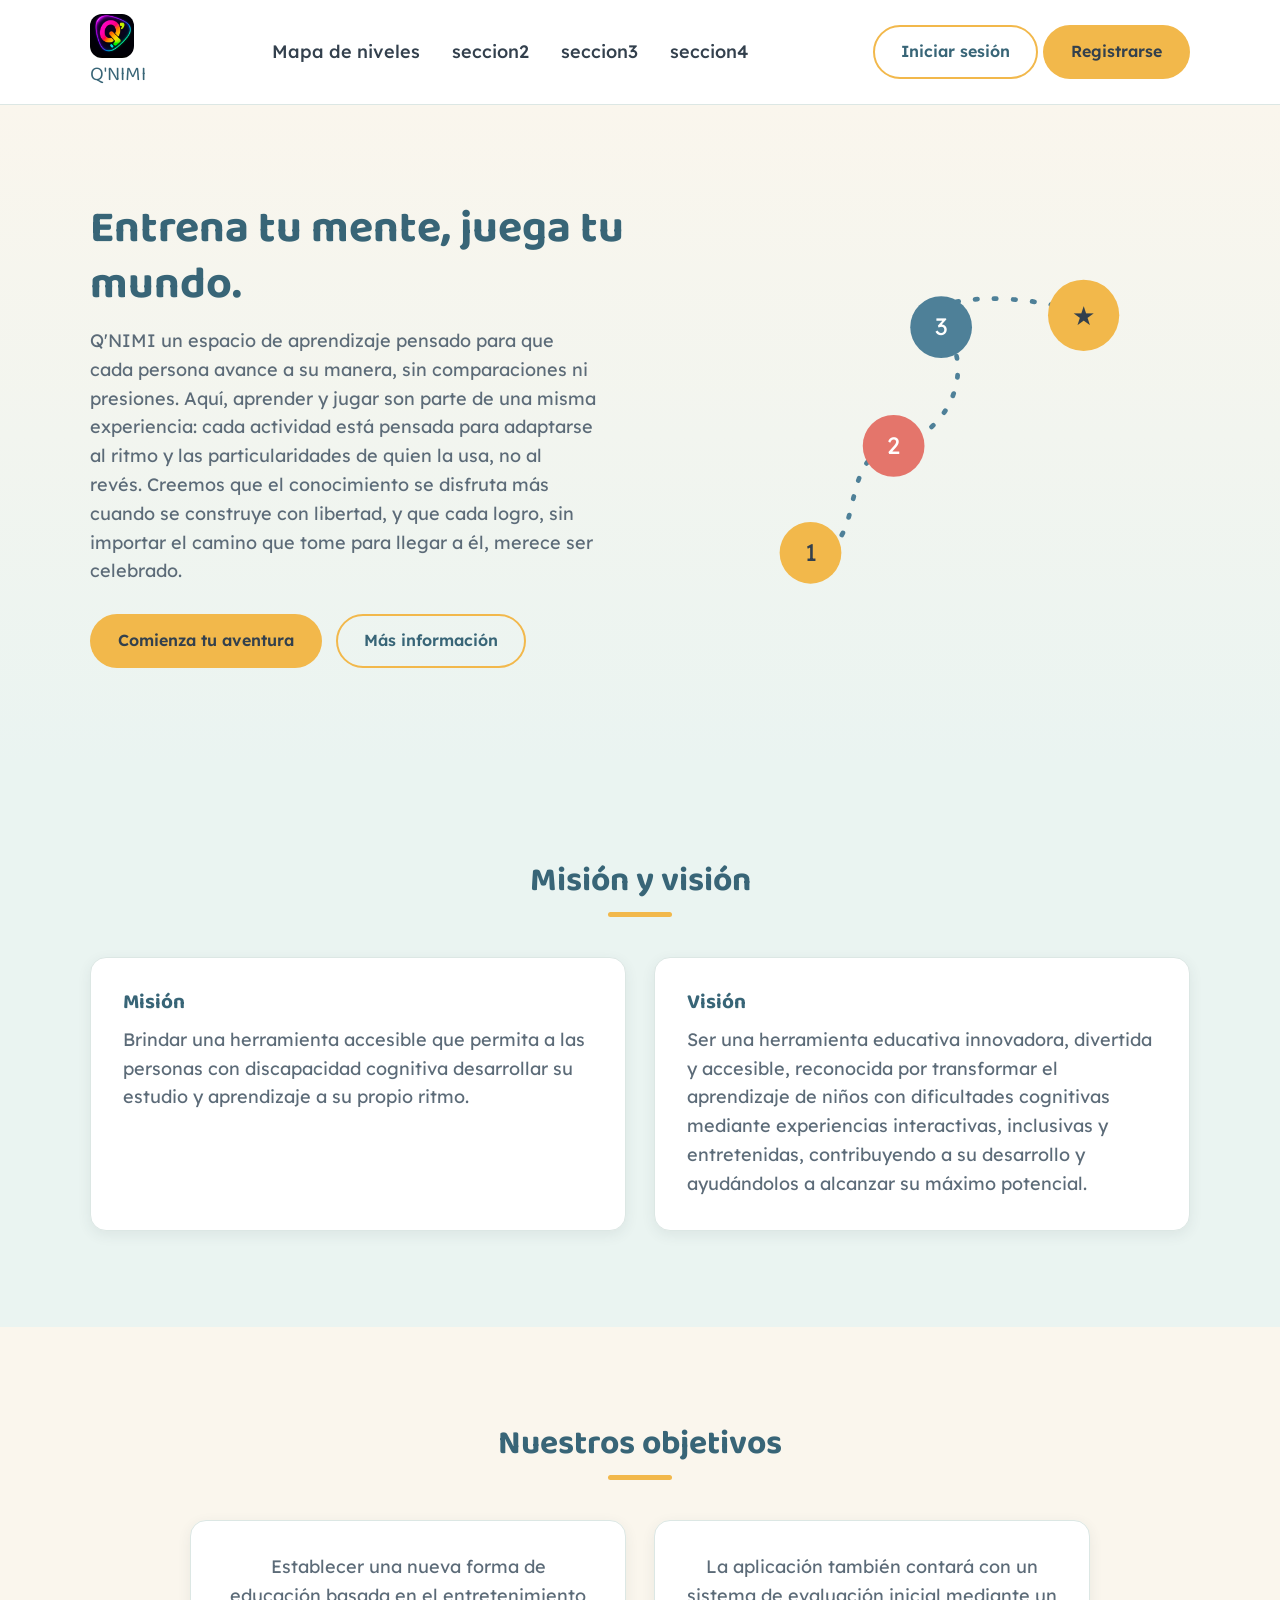
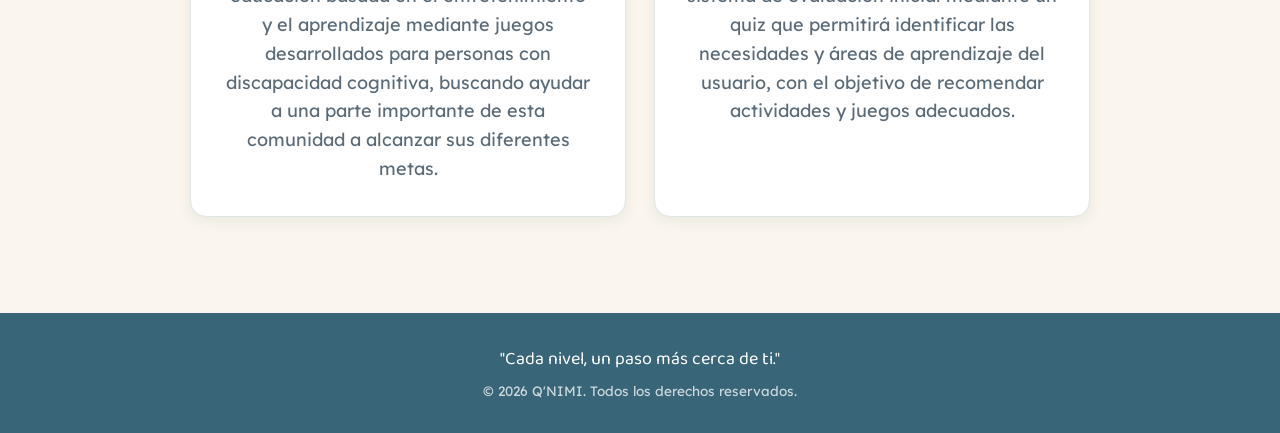
<file: index.html>
<!DOCTYPE html>

<html lang="es">

<head>
    <meta charset="UTF-8">
    <meta name="viewport" content="width=device-width, initial-scale=1.0">
    <title>Q'NIMI | Aventura por niveles</title>
    <meta name="description"
        content="Proyecto educativo tipo videojuego por niveles, diseñado para niños con discapacidad cognitiva leve.">
    <link rel="stylesheet" href="Frontend/views/css/styles.css">
    <link rel="preconnect" href="https://fonts.googleapis.com">
    <link
        href="https://fonts.googleapis.com/css2?family=Baloo+2:wght@500;600;700&family=Lexend:wght@400;500;600&display=swap"
        rel="stylesheet">
</head>

<body class="pantalla-carga-activa">
    <!-- PANTALLA DE CARGA -->
    <!-- Se muestra primero, cubriendo toda la pantalla. El JS la desvanece
     cuando el index ya está listo para mostrarse. -->
    <div class="pantalla-carga" id="pantallaCarga" aria-hidden="true">
        <div class="pantalla-carga__contenido">
            <img src="Frontend/assets/Logo.jpeg" alt="Logotipo de Q'NIMI" class="pantalla-carga__logo">
            <h1 class="pantalla-carga__nombre">Q'NIMI</h1>

            <!-- Espacio reservado para el eslogan. Se deja vacío por ahora;
             si más adelante se define uno, solo hay que escribirlo aquí. -->
            <p class="pantalla-carga__eslogan" data-splash-eslogan></p>
        </div>
    </div>
    <!-- NAVBAR - Barra de navegación fija en la parte superior.-->
    <header class="navbar">
        <div class="contenedor navbar__contenido">

            <!-- Marca: logo + nombre del proyecto -->
            <div class="navbar__marca">
                <a href="./index.html">
                    <img src="Frontend/assets/Logo.jpeg" alt="Logotipo del proyecto QNIMI" class="navbar__logo">
                    <span class="navbar__nombre">Q'NIMI</span>
                </a>
            </div>

            <!-- Enlaces internos: cada uno apunta a una sección diferente del sitio web -->
            <nav aria-label="Navegación principal">
                <ul class="navbar__enlaces">
                    <li><a href="./Frontend/views/mapa_niveles.html"> Mapa de niveles</a></li>
                    <li><a href="#">seccion2</a></li>
                    <li><a href="#">seccion3</a></li>
                    <li><a href="#">seccion4</a></li>
                </ul>
            </nav>

            <!-- Accesos de sesión: por ahora son botones estáticos (sin backend conectado) -->
            <div class="navbar__acciones">
                <!-- Se muestra cuando NO hay sesión iniciada -->
                <div data-navbar-invitado>
                    <a href="#" class="boton boton--secundario" data-auth-open="login">Iniciar sesión</a>
                    <a href="#" class="boton boton--primario" data-auth-open="register">Registrarse</a>
                </div>

                <!-- Se muestra cuando SÍ hay sesión iniciada; oculto por defecto -->
                <div data-navbar-sesion hidden>
                    <span class="navbar__saludo">Hola, <strong data-navbar-nombre></strong></span>
                    <button type="button" class="boton boton--secundario" data-logout>Cerrar sesión</button>
                </div>
            </div>

        </div>
    </header>

    <!-- Contenido principal de la pagina -->
    <main class="contenido-principal">
        <section class="hero">
            <div class="contenedor hero__grid">

                <div class="hero__contenido">
                    <!-- Titulo principal aun no definido, se piensa poner aqui el eslogan del juego -->
                    <h1 class="hero__titulo">Entrena tu mente, juega tu mundo.</h1>

                    <!-- Texto introductorio corto, también de relleno mientras se define el contenido definitivo del proyecto -->
                    <p class="hero__texto">
                        Q'NIMI un espacio de aprendizaje pensado para que cada persona avance a su manera, sin
                        comparaciones ni presiones. Aquí, aprender y jugar son parte de una misma experiencia: cada
                        actividad está pensada para adaptarse al ritmo y las particularidades de quien la usa, no al
                        revés. Creemos que el conocimiento se disfruta más cuando se construye con libertad, y que cada
                        logro, sin importar el camino que tome para llegar a él, merece ser celebrado.
                    </p>

                    <!-- Botón principal: simula el acceso directo a jugar. Por ahorano lleva a ninguna vista real,pero su texto deja 
                     claro que al presionarlo se entra al juego  -->
                    <div class="hero__cta">
                        <a href="Frontend/views/cuestionario_inicial.html" class="boton boton--primario">Comienza tu
                            aventura</a>
                        <a href="#objetivos" class="boton boton--secundario">Más información</a>
                    </div>
                </div>

                <!-- Elemento gráfico distintivo: representa un camino de niveles
                (círculos numerados unidos por una línea curva punteada).
                Se usa SVG en lugar de imagen para que cargue rápido y se
                vea nítido en cualquier tamaño de pantalla. Se puede cambiar por una imagen o otra cosa si despues se requiere -->
                <div class="hero__camino" aria-hidden="true">
                    <svg viewBox="0 0 320 320" fill="none" xmlns="http://www.w3.org/2000/svg">
                        <path d="M40 260 C 90 260, 60 180, 110 170 S 180 100, 150 70 S 230 40, 270 60" stroke="#4E8098"
                            stroke-width="4" stroke-dasharray="2 14" stroke-linecap="round" />
                        <circle cx="40" cy="260" r="26" fill="#F2B84B" />
                        <text x="40" y="267" text-anchor="middle" font-family="Baloo 2, sans-serif" font-size="20"
                            fill="#33404D">1</text>

                        <circle cx="110" cy="170" r="26" fill="#E4756B" />
                        <text x="110" y="177" text-anchor="middle" font-family="Baloo 2, sans-serif" font-size="20"
                            fill="#FFFFFF">2</text>

                        <circle cx="150" cy="70" r="26" fill="#4E8098" />
                        <text x="150" y="77" text-anchor="middle" font-family="Baloo 2, sans-serif" font-size="20"
                            fill="#FFFFFF">3</text>

                        <circle cx="270" cy="60" r="30" fill="#F2B84B" />
                        <text x="270" y="68" text-anchor="middle" font-family="Baloo 2, sans-serif" font-size="22"
                            fill="#33404D">★</text>
                    </svg>
                </div>

            </div>
        </section>

        <!--
            MISIÓN Y VISIÓN
            Se muestran juntas en tarjetas lado a lado porque son
            contenidos cortos y conceptualmente relacionados.
            Los párrafos son lorem ipsum: aún no ha
            definido el texto final de misión y visión.-->
        <section class="seccion seccion--alterna" id="mision">
            <div class="contenedor">
                <div class="seccion__cabecera">
                    <h2 class="seccion__titulo">Misión y visión</h2>
                    <div class="seccion__linea"></div>
                </div>

                <div class="mv__grid">

                    <!-- Tarjeta de Misión -->
                    <article class="tarjeta">
                        <h3 class="tarjeta__titulo" id="mision-titulo">Misión</h3>
                        <p class="tarjeta__texto">
                            Brindar una herramienta accesible que permita a las personas con discapacidad cognitiva
                            desarrollar su estudio y aprendizaje a su propio ritmo.
                        </p>
                    </article>

                    <!-- Tarjeta de Visión -->
                    <article class="tarjeta" id="vision">
                        <h3 class="tarjeta__titulo">Visión</h3>
                        <p class="tarjeta__texto">
                            Ser una herramienta educativa innovadora, divertida y accesible, reconocida por
                            transformar el aprendizaje de niños con dificultades cognitivas mediante experiencias
                            interactivas, inclusivas y entretenidas, contribuyendo a su desarrollo y ayudándolos a
                            alcanzar su máximo potencial.
                        </p>
                    </article>

                </div>
            </div>
        </section>


        <section class="seccion" id="objetivos">
            <div class="contenedor">
                <div class="seccion__cabecera">
                    <h2 class="seccion__titulo">Nuestros objetivos</h2>
                    <div class="seccion__linea"></div>
                </div>

                <!-- Objetivos -->
                <div class="objetivos__grid">
                    <article class="tarjeta objetivos__tarjeta">
                        <p class="tarjeta__texto">
                            Establecer una nueva forma de educación basada en el entretenimiento y el aprendizaje
                            mediante juegos desarrollados para personas con discapacidad cognitiva, buscando
                            ayudar a una parte importante de esta comunidad a alcanzar sus diferentes metas.
                        </p>
                    </article>

                    <article class="tarjeta objetivos__tarjeta">
                        <p class="tarjeta__texto">
                            La aplicación también contará con un sistema de evaluación inicial mediante un quiz que
                            permitirá identificar las necesidades y áreas de aprendizaje del usuario, con el objetivo de
                            recomendar actividades y juegos adecuados.
                        </p>
                    </article>
                </div>
            </div>
        </section>

    </main>

    <!-- Modal reutilizable para iniciar sesion, registrarse y usar la camara. -->
    <div class="modal" id="authModal" aria-hidden="true" role="dialog" aria-modal="true" aria-labelledby="authTitle">
        <div class="modal__contenido">
            <!-- Cierra el modal sin enviar ningun formulario. -->
            <button class="modal__cerrar" type="button" data-auth-close aria-label="Cerrar ventana">&times;</button>

            <!-- Formulario visible por defecto para usuarios con una cuenta. -->
            <div class="auth-panel" data-auth-panel="login">
                <p class="auth-panel__eyebrow">Tu aventura continúa</p>
                <h2 class="auth-panel__titulo" id="authTitle">Iniciar sesión</h2>
                <p class="auth-panel__texto">Entra a Q'NIMI para continuar tu progreso.</p>
                <form class="auth-form" id="loginForm">
                    <label for="loginUser">Usuario</label>
                    <input id="loginUser" name="usuario" type="text" autocomplete="username"
                        placeholder="Escribe tu usuario" required>
                    <label for="loginPassword">Contraseña</label>
                    <input id="loginPassword" name="contraseña" type="password" autocomplete="current-password"
                        placeholder="Escribe tu contraseña" required>
                    <button class="boton boton--primario auth-form__submit" type="submit">Entrar</button>
                </form>
                <div class="login-opciones">
                    <button class="boton boton--enlace" type="button" data-recover-password>Recuperar
                        contraseña</button>
                </div>
                <div class="auth-divider"><span>o</span></div>
                <button class="boton boton--facial" type="button" data-face-start>Ingresar con reconocimiento
                    facial</button>
                <p class="auth-switch">¿No tienes cuenta? <button type="button"
                        data-auth-switch="register">Registrarse</button></p>
            </div>

            <!-- Formulario alternativo para crear una cuenta nueva. -->
            <div class="auth-panel" data-auth-panel="register" hidden>
                <p class="auth-panel__eyebrow">Un espacio para crecer</p>
                <h2 class="auth-panel__titulo" id="registerTitle">Registrarse</h2>
                <p class="auth-panel__texto">Crea una cuenta para guardar cada logro.</p>

                <div class="role-picker" aria-label="Selecciona quién responde el formulario">
                    <p class="role-picker__label">¿Quién va a responder este formulario?</p>
                    <div class="role-picker__options">
                        <button type="button" class="boton boton--secundario role-picker__button" data-role-select="adulto" onclick="selectRegisterRole('adulto')">
                            👨 Acudiente / Adulto
                        </button>
                        <button type="button" class="boton boton--secundario role-picker__button" data-role-select="estudiante" onclick="selectRegisterRole('estudiante')">
                            🎒 Estudiante
                        </button>
                    </div>
                    <p class="role-picker__selected" data-role-selected>Selecciona una opción para continuar.</p>
                </div>

                <div class="auth-divider"><span>o</span></div>
                <button class="boton boton--facial" type="button" data-face-start-register>Registrarse con reconocimiento facial</button>
                <p class="auth-switch">¿Ya tienes cuenta? <button type="button" data-auth-switch="login">Iniciar sesión</button></p>
            </div>

            <!-- Panel de preguntas; JavaScript lo muestra después de crear la cuenta. -->
            <div class="questions-panel" data-questions-panel hidden>
                <div class="questions-panel__header">
                    <h2 class="auth-panel__titulo">Conoce tus preferencias</h2>
                    <p class="auth-panel__texto" data-role-banner>Contesta estas preguntas rápidas para personalizar tu experiencia.</p>
                </div>

                <div class="questions-container" data-questions-container></div>

                <div class="questions-panel__progress">
                    <div class="progress-bar">
                        <div class="progress-bar__fill" data-progress-fill></div>
                    </div>
                    <p class="progress-text"><span data-current-question>1</span> de <span data-total-questions>1</span></p>
                </div>

                <div class="questions-panel__actions">
                    <button class="boton boton--secundario" type="button" data-questions-skip>Saltar</button>
                    <button class="boton boton--primario" type="button" data-questions-next>Siguiente</button>
                </div>
            </div>

            <!-- Panel de camara; JavaScript lo muestra al elegir reconocimiento facial. -->
            <div class="face-panel" data-face-panel hidden>
                <h2 class="auth-panel__titulo">Reconocimiento facial</h2>
                <p class="auth-panel__texto" data-face-status>Permite el acceso a tu cámara para continuar.</p>
                <video class="face-panel__video" data-face-video autoplay muted playsinline></video>
                <div class="face-panel__acciones">
                    <button class="boton boton--primario" type="button" data-face-scan>Reconocer rostro</button>
                    <button class="boton boton--secundario" type="button" data-face-cancel>Volver</button>
                </div>
            </div>

            <div class="auth-panel" data-register-final-panel hidden>
                <p class="auth-panel__eyebrow">Paso final</p>
                <h2 class="auth-panel__titulo">Crea tu cuenta</h2>
                <p class="auth-panel__texto">Completa estos datos para terminar el registro.</p>

                <form class="auth-form" id="registerForm">
                    <label for="registerUser">Usuario</label>
                    <input id="registerUser" name="usuario" type="text" autocomplete="username"
                        placeholder="Elige un usuario" required>
                    <label for="registerEmail">Correo electrónico</label>
                    <input id="registerEmail" name="correo" type="email" autocomplete="email" placeholder="tu@email.com"
                        required>
                    <label for="registerPassword">Contraseña</label>
                    <input id="registerPassword" name="contraseña" type="password" autocomplete="new-password"
                        placeholder="Crea una contraseña" required>
                    <button class="boton boton--primario auth-form__submit" type="submit" data-create-account>Crear cuenta</button>
                </form>
            </div>
        </div>
    </div>

    <!-- FOOTER -->
    <footer class="footer">
        <div class="contenedor">
            <p class="footer__eslogan">"Cada nivel, un paso más cerca de ti."</p>
            <p class="footer__copy">&copy; 2026 Q'NIMI. Todos los derechos reservados.</p>
        </div>
    </footer>

    <!-- Carga la logica de apertura, cambio de formularios y reconocimiento facial. -->
    <script src="Frontend/views/js/autenticacion.js" defer></script>
    <script src="Frontend/views/js/pantalla-inicio.js" defer></script>

</body>

</html>
</file>
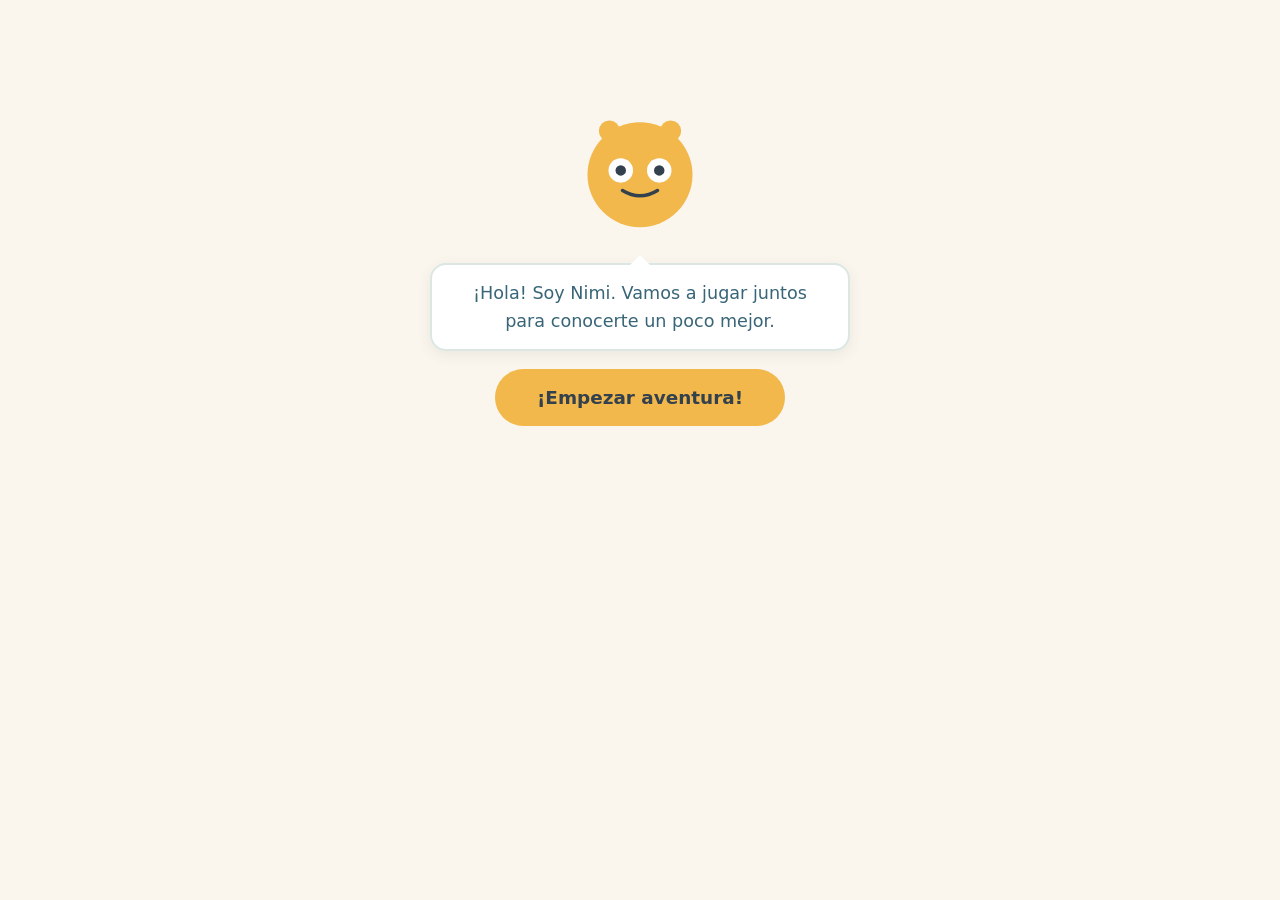
<file: Frontend/views/cuestionario_inicial.html>
<!DOCTYPE html>
<html lang="es">
<head>
    <meta charset="UTF-8">
    <meta name="viewport" content="width=device-width, initial-scale=1.0">
    <title>Evaluación inicial - Q'NIMI</title>
    <link rel="stylesheet" href="css/styles.css">
</head>
<body class="pagina-evaluacion">

    <main class="contenido-principal experiencia">

        <!-- ============================================================
             PANTALLA 1: INTRODUCCIÓN
             Nimi se presenta antes de empezar, para que la actividad
             se sienta como jugar con un amigo y no como un examen.
             ============================================================ -->
        <section id="pantalla-intro" class="pantalla-experiencia">
            <div class="mascota mascota--idle" id="mascota-intro" aria-hidden="true">
                <svg viewBox="0 0 160 160" class="mascota__svg">
                    <circle cx="45" cy="40" r="12" fill="var(--color-secondary)"/>
                    <circle cx="115" cy="40" r="12" fill="var(--color-secondary)"/>
                    <circle cx="80" cy="90" r="60" fill="var(--color-secondary)"/>
                    <circle class="mascota__mejilla" cx="45" cy="100" r="10" fill="var(--color-accent)"/>
                    <circle class="mascota__mejilla" cx="115" cy="100" r="10" fill="var(--color-accent)"/>
                    <circle cx="58" cy="85" r="14" fill="#fff"/>
                    <circle cx="102" cy="85" r="14" fill="#fff"/>
                    <circle class="mascota__pupila" cx="58" cy="85" r="6" fill="var(--color-text)"/>
                    <circle class="mascota__pupila" cx="102" cy="85" r="6" fill="var(--color-text)"/>
                    <path class="mascota__boca mascota__boca--normal" d="M60 108 Q80 120 100 108" stroke="var(--color-text)" stroke-width="4" fill="none" stroke-linecap="round"/>
                    <path class="mascota__boca mascota__boca--feliz" d="M55 104 Q80 134 105 104 Q80 116 55 104 Z" fill="var(--color-text)"/>
                </svg>
            </div>

            <div class="globo-dialogo">
                <p>¡Hola! Soy Nimi. Vamos a jugar juntos para conocerte un poco mejor.</p>
            </div>

            <button type="button" id="btn-empezar" class="boton boton--primario boton--grande">
                ¡Empezar aventura!
            </button>
        </section>

        <!-- ============================================================
             PANTALLA 2: JUEGO
             ============================================================ -->
        <section id="pantalla-juego" class="pantalla-experiencia" hidden>

            <!-- Camino de progreso: un nodo por pregunta -->
            <div class="camino-progreso" id="camino-progreso" aria-hidden="true"></div>

            <div class="mascota mascota--idle" id="mascota-juego" aria-hidden="true">
                <svg viewBox="0 0 160 160" class="mascota__svg">
                    <circle cx="45" cy="40" r="12" fill="var(--color-secondary)"/>
                    <circle cx="115" cy="40" r="12" fill="var(--color-secondary)"/>
                    <circle cx="80" cy="90" r="60" fill="var(--color-secondary)"/>
                    <circle class="mascota__mejilla" cx="45" cy="100" r="10" fill="var(--color-accent)"/>
                    <circle class="mascota__mejilla" cx="115" cy="100" r="10" fill="var(--color-accent)"/>
                    <circle cx="58" cy="85" r="14" fill="#fff"/>
                    <circle cx="102" cy="85" r="14" fill="#fff"/>
                    <circle class="mascota__pupila" cx="58" cy="85" r="6" fill="var(--color-text)"/>
                    <circle class="mascota__pupila" cx="102" cy="85" r="6" fill="var(--color-text)"/>
                    <path class="mascota__boca mascota__boca--normal" d="M60 108 Q80 120 100 108" stroke="var(--color-text)" stroke-width="4" fill="none" stroke-linecap="round"/>
                    <path class="mascota__boca mascota__boca--feliz" d="M55 104 Q80 134 105 104 Q80 116 55 104 Z" fill="var(--color-text)"/>
                </svg>
            </div>

            <div class="globo-dialogo">
                <p id="texto-mensaje" aria-live="polite">Pregunta 1</p>
            </div>

            <div class="tarjeta-pregunta" id="tarjeta-pregunta">
                <p class="pregunta-texto" id="pregunta-texto"></p>
                <div class="opciones-grid" id="opciones-grid"></div>
                <button type="button" id="btn-volver" class="boton boton--enlace" disabled>
                    Volver a la pregunta anterior
                </button>
            </div>
        </section>

        <!-- ============================================================
             PANTALLA 3: RESULTADO
             ============================================================ -->
        <section id="pantalla-resultado" class="pantalla-experiencia" hidden>
            <div class="mascota mascota--feliz mascota--rebote" aria-hidden="true">
                <svg viewBox="0 0 160 160" class="mascota__svg">
                    <circle cx="45" cy="40" r="12" fill="var(--color-secondary)"/>
                    <circle cx="115" cy="40" r="12" fill="var(--color-secondary)"/>
                    <circle cx="80" cy="90" r="60" fill="var(--color-secondary)"/>
                    <circle class="mascota__mejilla" cx="45" cy="100" r="10" fill="var(--color-accent)"/>
                    <circle class="mascota__mejilla" cx="115" cy="100" r="10" fill="var(--color-accent)"/>
                    <circle cx="58" cy="85" r="14" fill="#fff"/>
                    <circle cx="102" cy="85" r="14" fill="#fff"/>
                    <circle class="mascota__pupila" cx="58" cy="85" r="6" fill="var(--color-text)"/>
                    <circle class="mascota__pupila" cx="102" cy="85" r="6" fill="var(--color-text)"/>
                    <path class="mascota__boca mascota__boca--normal" d="M60 108 Q80 120 100 108" stroke="var(--color-text)" stroke-width="4" fill="none" stroke-linecap="round"/>
                    <path class="mascota__boca mascota__boca--feliz" d="M55 104 Q80 134 105 104 Q80 116 55 104 Z" fill="var(--color-text)"/>
                </svg>
            </div>

            <h2 class="resultado-titulo">¡Lo lograste!</h2>

            <div class="tarjeta resultado-tarjeta" id="resultado-tarjeta">
                <p class="resultado-nivel" id="resultado-nivel"></p>
                <p class="resultado-texto" id="resultado-descripcion"></p>
            </div>

            <button type="button" id="btn-continuar" class="boton boton--primario boton--grande">
                Continuar mi aventura
            </button>
        </section>

        <!-- Contenedor donde se generan los confetis al terminar -->
        <div class="confeti-contenedor" id="confeti-contenedor" aria-hidden="true"></div>
    </main>

    <script src="js/cuestionario.js"></script>
</body>
</html>
</file>
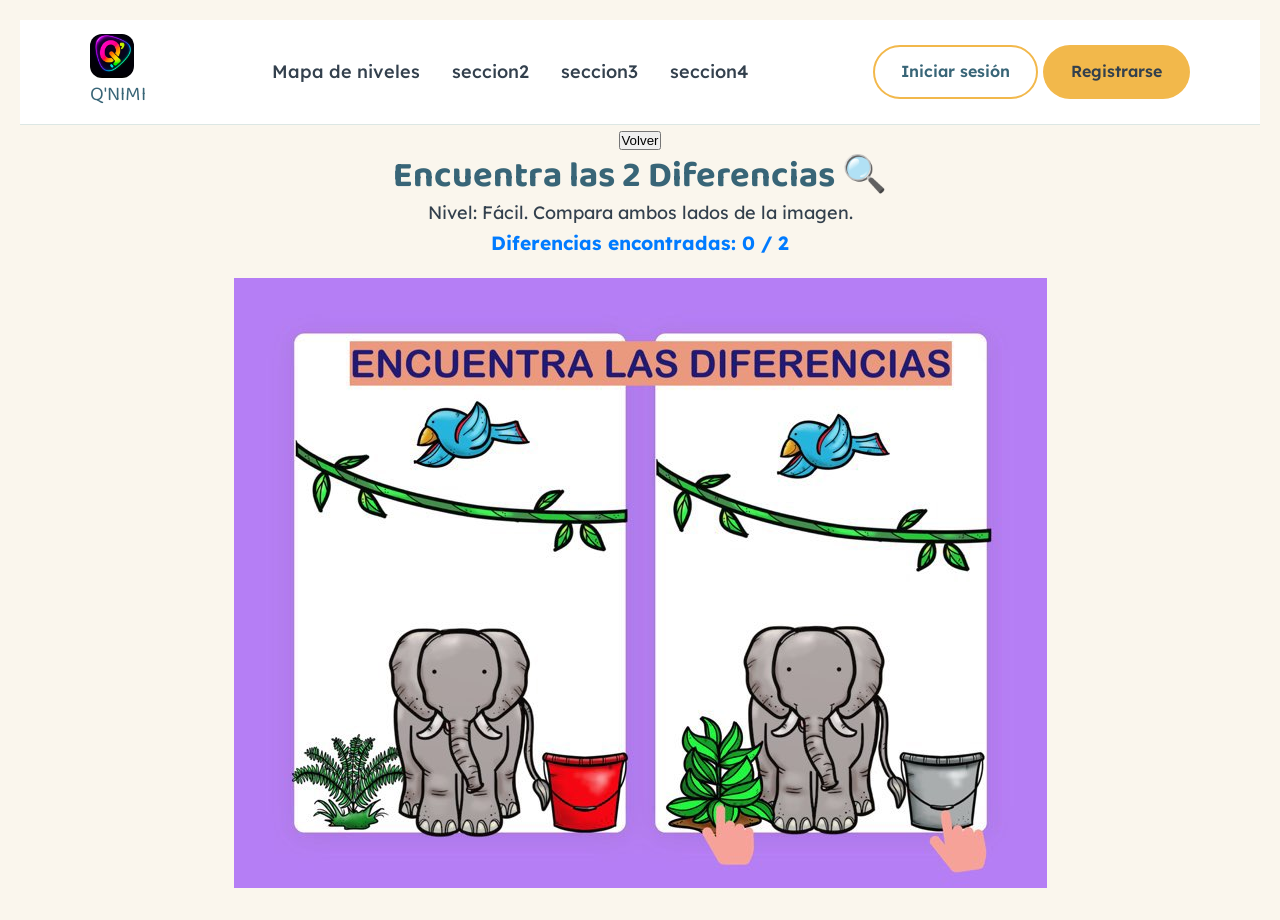
<file: Frontend/views/diferencias.html>
<!DOCTYPE html>
<html lang="es">

<head>
    <meta charset="UTF-8">
    <meta name="viewport" content="width=device-width, initial-scale=1.0">
    <title>Diferencias</title>
    <meta name="description"
        content="Proyecto educativo tipo videojuego por niveles, diseñado para niños con discapacidad cognitiva leve.">
    <link rel="stylesheet" href="../views/css/styles_diferencias.css">

    <link rel="stylesheet" href="../views/css/styles.css">

    <link rel="preconnect" href="https://fonts.googleapis.com">
    <link
        href="https://fonts.googleapis.com/css2?family=Baloo+2:wght@500;600;700&family=Lexend:wght@400;500;600&display=swap"
        rel="stylesheet">

</head>

<body>


    <title>Juego: Encuentra las Diferencias</title>

    <body>
        <div>
            <!-- NAVBAR - Barra de navegación fija en la parte superior.-->
            <header class="navbar">
                <div class="contenedor navbar__contenido">

                    <!-- Marca: logo + nombre del proyecto -->
                    <div class="navbar__marca">
                        <a href="../../index.html">
                            <img src="../assets/Logo.jpeg" alt="Logotipo del proyecto QNIMI" class="navbar__logo">
                            <span class="navbar__nombre">Q'NIMI</span>
                        </a>
                    </div>

                    <!-- Enlaces internos: cada uno apunta a una sección diferente del sitio web -->
                    <nav aria-label="Navegación principal">
                        <ul class="navbar__enlaces">
                            <li><a href="./mapa_niveles.html">Mapa de niveles</a></li>
                            <li><a href="#">seccion2</a></li>
                            <li><a href="#">seccion3</a></li>
                            <li><a href="#">seccion4</a></li>
                        </ul>
                    </nav>

                    <!-- Accesos de sesión: por ahora son botones estáticos (sin backend conectado) -->
                    <div class="navbar__acciones">
                        <!-- Se muestra cuando NO hay sesión iniciada -->
                        <div data-navbar-invitado>
                            <a href="#" class="boton boton--secundario" data-auth-open="login">Iniciar sesión</a>
                            <a href="#" class="boton boton--primario" data-auth-open="register">Registrarse</a>
                        </div>

                        <!-- Se muestra cuando SÍ hay sesión iniciada; oculto por defecto -->
                        <div data-navbar-sesion hidden>
                            <span class="navbar__saludo">Hola, <strong data-navbar-nombre></strong></span>
                            <button type="button" class="boton boton--secundario" data-logout>Cerrar sesión</button>
                        </div>
                    </div>

                </div>
            </header>
            <a href="../views/mapa_niveles.html">
                <button>Volver</button>
            </a>

            <h1>Encuentra las 2 Diferencias 🔍</h1>
            <p>Nivel: Fácil. Compara ambos lados de la imagen.</p>
            <div class="contador">Diferencias encontradas: <span id="encontradas">0</span> / 2</div>

            <!-- Contenedor del juego -->
            <div class="juego-container">
                <img src="../assets/img de diferencias/elefantante813x610.png" alt="Imagen de diferencias"
                    class="imagen-juego">
                <!-- DEFINICIÓN DE LAS DIFERENCIAS (Usa porcentajes para que sea responsivo) -->
                <!-- Nota: Estos porcentajes son de ejemplo para la imagen de arriba -->


                <!-- Zona de la Planta (Lado derecho) -->
                <div class="diferencia" style="top: 70%; left: 52%; width: 14%; height: 21%;"></div>

                <!-- Zona del Balde Gris (Extremo derecho) -->
                <div class="diferencia" style="top: 73%; left: 81%; width: 12%; height: 18%;"></div>

            </div>
        </div>
    </body>

</html>
<script src="../views/js/diferencias.js" defer></script>
<script src="../views/js/autenticacion.js" defer></script>
</body>

</html>
</file>
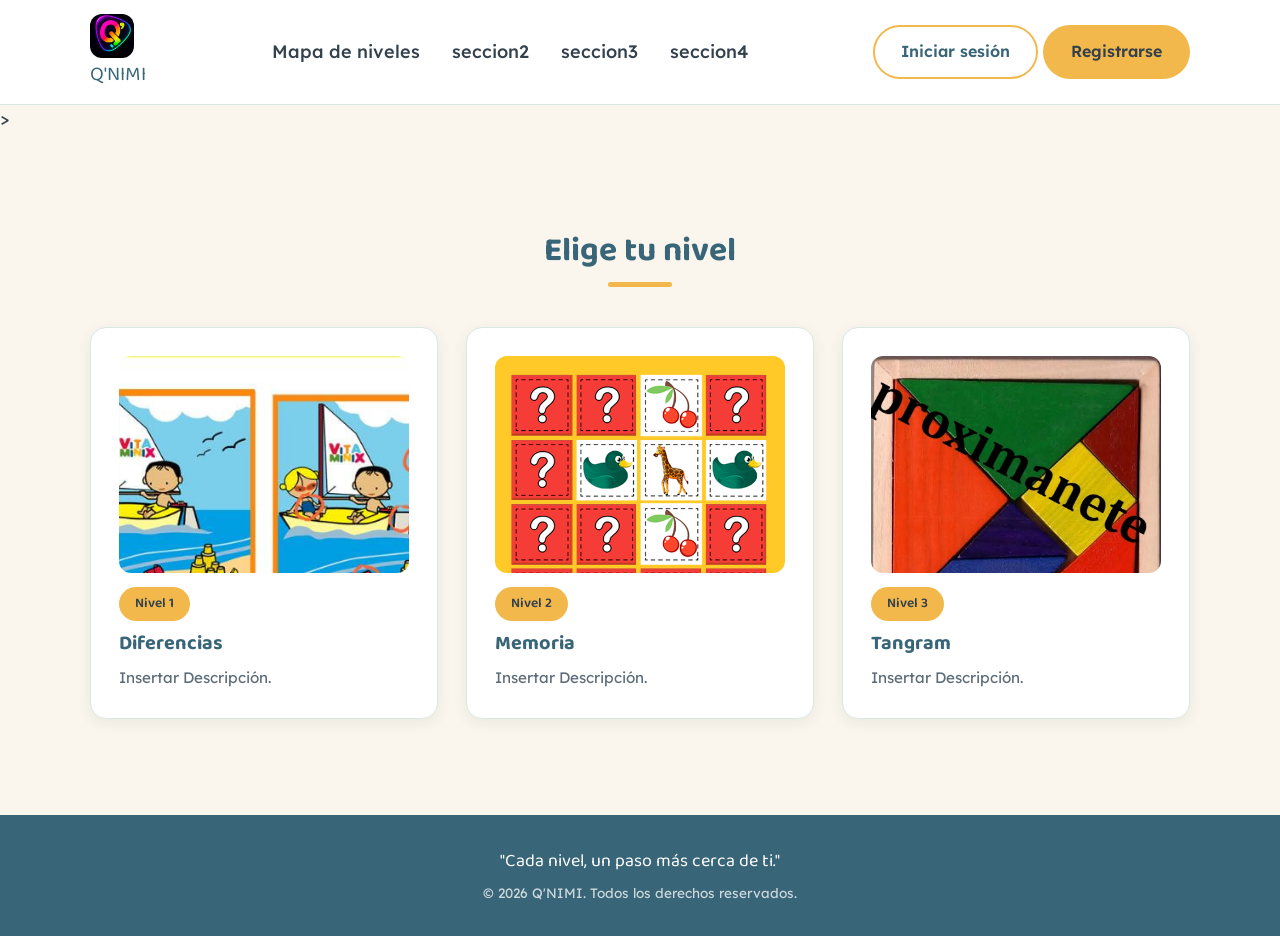
<file: Frontend/views/mapa_niveles.html>
<!DOCTYPE html>
<html lang="es">

<head>
    <meta charset="UTF-8">
    <meta name="viewport" content="width=device-width, initial-scale=1.0">
    <title>Q'NIMI | Aventura por niveles</title>
    <meta name="description"
        content="Proyecto educativo tipo videojuego por niveles, diseñado para niños con discapacidad cognitiva leve.">
    <link rel="stylesheet" href="css/styles.css">
    <link rel="preconnect" href="https://fonts.googleapis.com">
    <link
        href="https://fonts.googleapis.com/css2?family=Baloo+2:wght@500;600;700&family=Lexend:wght@400;500;600&display=swap"
        rel="stylesheet">
</head>

<body>
    <!-- NAVBAR - Barra de navegación fija en la parte superior.-->
    <header class="navbar">
        <div class="contenedor navbar__contenido">

            <!-- Marca: logo + nombre del proyecto -->
            <div class="navbar__marca">
                <a href="../../index.html">
                    <img src="../assets/Logo.jpeg" alt="Logotipo del proyecto QNIMI" class="navbar__logo">
                    <span class="navbar__nombre">Q'NIMI</span>
                </a>
            </div>

            <!-- Enlaces internos: cada uno apunta a una sección diferente del sitio web -->
            <nav aria-label="Navegación principal">
                <ul class="navbar__enlaces">
                    <li><a href="./mapa_niveles.html">Mapa de niveles</a></li>
                    <li><a href="#">seccion2</a></li>
                    <li><a href="#">seccion3</a></li>
                    <li><a href="#">seccion4</a></li>
                </ul>
            </nav>

            <!-- Accesos de sesión: por ahora son botones estáticos (sin backend conectado) -->
            <div class="navbar__acciones">
                <!-- Se muestra cuando NO hay sesión iniciada -->
                <div data-navbar-invitado>
                    <a href="#" class="boton boton--secundario" data-auth-open="login">Iniciar sesión</a>
                    <a href="#" class="boton boton--primario" data-auth-open="register">Registrarse</a>
                </div>

                <!-- Se muestra cuando SÍ hay sesión iniciada; oculto por defecto -->
                <div data-navbar-sesion hidden>
                    <span class="navbar__saludo">Hola, <strong data-navbar-nombre></strong></span>
                    <button type="button" class="boton boton--secundario" data-logout>Cerrar sesión</button>
                </div>
            </div>

        </div>
    </header>>

    <main class="contenido-principal">
        <section class="niveles seccion" id="niveles">
            <div class="contenedor">
                <div class="seccion__cabecera">
                    <h2 class="seccion__titulo">Elige tu nivel</h2>
                    <div class="seccion__linea"></div>
                </div>

                <div class="niveles__grid">

                    <a href="diferencias.html" class="nivel-tarjeta" data-nivel="1">
                        <div class="nivel-tarjeta__imagen">
                            <img src="../assets/diferencias.jpg" style="width: 290px; height:290px" ; alt="">
                        </div>
                        <span class="nivel-tarjeta__numero">Nivel 1</span>
                        <h3 class="nivel-tarjeta__titulo">Diferencias</h3>
                        <p class="nivel-tarjeta__descripcion">
                            Insertar Descripción.
                        </p>
                    </a>

                    <a href="memoria.html" class="nivel-tarjeta" data-nivel="2">
                        <div class="nivel-tarjeta__imagen">
                            <img src="../assets/nivel_memoria.png" style="width: 290px; height:290px" ; alt="">
                        </div>
                        <span class="nivel-tarjeta__numero">Nivel 2</span>
                        <h3 class="nivel-tarjeta__titulo">Memoria</h3>
                        <p class="nivel-tarjeta__descripcion">
                            Insertar Descripción.
                        </p>
                    </a>

                    <a href="tangram.html" class="nivel-tarjeta" data-nivel="3">
                        <div class="nivel-tarjeta__imagen">
                            <img src="../assets/tangram.png" style="width: 290px; height:290px" ; alt="">
                        </div>
                        <span class="nivel-tarjeta__numero">Nivel 3</span>
                        <h3 class="nivel-tarjeta__titulo">Tangram</h3>
                        <p class="nivel-tarjeta__descripcion">
                            Insertar Descripción.
                        </p>
                    </a>

                </div>
            </div>
        </section>
    </main>


    <!-- Modal reutilizable para iniciar sesion, registrarse y usar la camara. -->
    <div class="modal" id="authModal" aria-hidden="true" role="dialog" aria-modal="true" aria-labelledby="authTitle">
        <div class="modal__contenido">
            <!-- Cierra el modal sin enviar ningun formulario. -->
            <button class="modal__cerrar" type="button" data-auth-close aria-label="Cerrar ventana">&times;</button>

            <!-- Formulario visible por defecto para usuarios con una cuenta. -->
            <div class="auth-panel" data-auth-panel="login">
                <p class="auth-panel__eyebrow">Tu aventura continúa</p>
                <h2 class="auth-panel__titulo" id="authTitle">Iniciar sesión</h2>
                <p class="auth-panel__texto">Entra a Q'NIMI para continuar tu progreso.</p>
                <form class="auth-form" id="loginForm">
                    <label for="loginUser">Usuario</label>
                    <input id="loginUser" name="usuario" type="text" autocomplete="username"
                        placeholder="Escribe tu usuario" required>
                    <label for="loginPassword">Contraseña</label>
                    <input id="loginPassword" name="contraseña" type="password" autocomplete="current-password"
                        placeholder="Escribe tu contraseña" required>
                    <button class="boton boton--primario auth-form__submit" type="submit">Entrar</button>
                </form>
                <div class="login-opciones">
                    <button class="boton boton--enlace" type="button" data-recover-password>Recuperar
                        contraseña</button>
                </div>
                <div class="auth-divider"><span>o</span></div>
                <button class="boton boton--facial" type="button" data-face-start>Ingresar con reconocimiento
                    facial</button>
                <p class="auth-switch">¿No tienes cuenta? <button type="button"
                        data-auth-switch="register">Registrarse</button></p>
            </div>

            <!-- Formulario alternativo para crear una cuenta nueva. -->
            <div class="auth-panel" data-auth-panel="register" hidden>
                <p class="auth-panel__eyebrow">Un espacio para crecer</p>
                <h2 class="auth-panel__titulo" id="registerTitle">Registrarse</h2>
                <p class="auth-panel__texto">Crea una cuenta para guardar cada logro.</p>

                <div class="role-picker" aria-label="Selecciona quién responde el formulario">
                    <p class="role-picker__label">¿Quién va a responder este formulario?</p>
                    <div class="role-picker__options">
                        <button type="button" class="boton boton--secundario role-picker__button" data-role-select="adulto" onclick="selectRegisterRole('adulto')">
                            👨 Acudiente / Adulto
                        </button>
                        <button type="button" class="boton boton--secundario role-picker__button" data-role-select="estudiante" onclick="selectRegisterRole('estudiante')">
                            🎒 Estudiante
                        </button>
                    </div>
                    <p class="role-picker__selected" data-role-selected>Selecciona una opción para continuar.</p>
                </div>

                <div class="auth-divider"><span>o</span></div>
                <button class="boton boton--facial" type="button" data-face-start-register>Registrarse con
                    reconocimiento facial</button>
                <p class="auth-switch">¿Ya tienes cuenta? <button type="button" data-auth-switch="login">Iniciar
                        sesión</button></p>
            </div>

            <!-- Panel de preguntas; JavaScript lo muestra después de crear la cuenta. -->
            <div class="questions-panel" data-questions-panel hidden>
                <div class="questions-panel__header">
                    <h2 class="auth-panel__titulo">Conoce tus preferencias</h2>
                    <p class="auth-panel__texto" data-role-banner>Contesta estas preguntas rápidas para personalizar tu experiencia.</p>
                </div>

                <div class="questions-container" data-questions-container></div>

                <div class="questions-panel__progress">
                    <div class="progress-bar">
                        <div class="progress-bar__fill" data-progress-fill></div>
                    </div>
                    <p class="progress-text"><span data-current-question>1</span> de <span data-total-questions>1</span>
                    </p>
                </div>

                <div class="questions-panel__actions">
                    <button class="boton boton--secundario" type="button" data-questions-skip>Saltar</button>
                    <button class="boton boton--primario" type="button" data-questions-next>Siguiente</button>
                </div>
            </div>

            <!-- Panel de camara; JavaScript lo muestra al elegir reconocimiento facial. -->
            <div class="face-panel" data-face-panel hidden>
                <h2 class="auth-panel__titulo">Reconocimiento facial</h2>
                <p class="auth-panel__texto" data-face-status>Permite el acceso a tu cámara para continuar.</p>
                <video class="face-panel__video" data-face-video autoplay muted playsinline></video>
                <div class="face-panel__acciones">
                    <button class="boton boton--primario" type="button" data-face-scan>Reconocer rostro</button>
                    <button class="boton boton--secundario" type="button" data-face-cancel>Volver</button>
                </div>
            </div>

            <div class="auth-panel" data-register-final-panel hidden>
                <p class="auth-panel__eyebrow">Paso final</p>
                <h2 class="auth-panel__titulo">Crea tu cuenta</h2>
                <p class="auth-panel__texto">Completa estos datos para terminar el registro.</p>

                <form class="auth-form" id="registerForm">
                    <label for="registerUser">Usuario</label>
                    <input id="registerUser" name="usuario" type="text" autocomplete="username"
                        placeholder="Elige un usuario" required>
                    <label for="registerEmail">Correo electrónico</label>
                    <input id="registerEmail" name="correo" type="email" autocomplete="email" placeholder="tu@email.com"
                        required>
                    <label for="registerPassword">Contraseña</label>
                    <input id="registerPassword" name="contraseña" type="password" autocomplete="new-password"
                        placeholder="Crea una contraseña" required>
                    <button class="boton boton--primario auth-form__submit" type="submit" data-create-account>Crear cuenta</button>
                </form>
            </div>
        </div>
    </div>

    <!-- FOOTER -->
    <footer class="footer">
        <div class="contenedor">
            <p class="footer__eslogan">"Cada nivel, un paso más cerca de ti."</p>
            <p class="footer__copy">&copy; 2026 Q'NIMI. Todos los derechos reservados.</p>
        </div>
    </footer>

    <!-- Carga la logica de apertura, cambio de formularios y reconocimiento facial. -->
    <script src="js/autenticacion.js" defer></script>
</body>

</html>
</file>
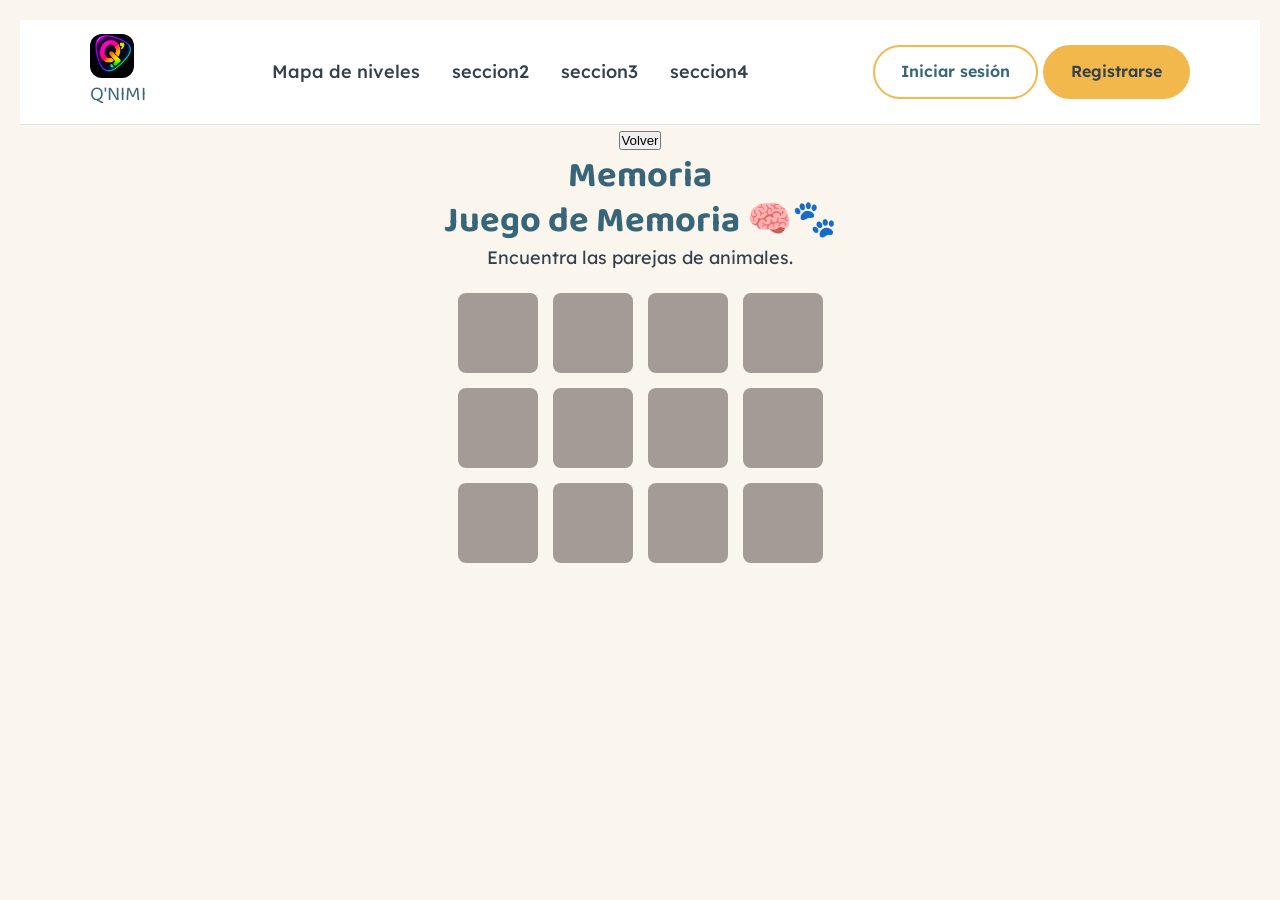
<file: Frontend/views/memoria.html>
<!DOCTYPE html>
<html lang="es">
<head>
    <meta charset="UTF-8">
    <meta name="viewport" content="width=device-width, initial-scale=1.0">
    <title>Memoria</title>
    <meta name="description"
        content="Proyecto educativo tipo videojuego por niveles, diseñado para niños con discapacidad cognitiva leve.">
    <link rel="stylesheet" href="../views/css/styles_memoria.css">
    <link rel="stylesheet" href="../views/css/styles.css">
    <link rel="preconnect" href="https://fonts.googleapis.com">
    <link
        href="https://fonts.googleapis.com/css2?family=Baloo+2:wght@500;600;700&family=Lexend:wght@400;500;600&display=swap"
        rel="stylesheet">
</head>
<body>
        <!-- NAVBAR - Barra de navegación fija en la parte superior.-->
        <header class="navbar">
        <div class="contenedor navbar__contenido">

            <!-- Marca: logo + nombre del proyecto -->
            <div class="navbar__marca">
                <a href="../../index.html">
                    <img src="../assets/Logo.jpeg" alt="Logotipo del proyecto QNIMI" class="navbar__logo">
                    <span class="navbar__nombre">Q'NIMI</span>
                </a>
            </div>

            <!-- Enlaces internos: cada uno apunta a una sección diferente del sitio web -->
            <nav aria-label="Navegación principal">
                <ul class="navbar__enlaces">
                    <li><a href="./mapa_niveles.html">Mapa de niveles</a></li>
                    <li><a href="#">seccion2</a></li>
                    <li><a href="#">seccion3</a></li>
                    <li><a href="#">seccion4</a></li>
                </ul>
            </nav>

            <!-- Accesos de sesión: por ahora son botones estáticos (sin backend conectado) -->
            <div class="navbar__acciones">
                <!-- Se muestra cuando NO hay sesión iniciada -->
                <div data-navbar-invitado>
                    <a href="#" class="boton boton--secundario" data-auth-open="login">Iniciar sesión</a>
                    <a href="#" class="boton boton--primario" data-auth-open="register">Registrarse</a>
                </div>

                <!-- Se muestra cuando SÍ hay sesión iniciada; oculto por defecto -->
                <div data-navbar-sesion hidden>
                    <span class="navbar__saludo">Hola, <strong data-navbar-nombre></strong></span>
                    <button type="button" class="boton boton--secundario" data-logout>Cerrar sesión</button>
                </div>
            </div>

        </div>
    </header>
    <a href="../views/mapa_niveles.html">
        <button>Volver</button>
    </a>
    <h1>Memoria</h1>

    <title>Juego de Memoria - Encuentra las Parejas</title>

    
    <h1>Juego de Memoria 🧠🐾</h1>
    <p>Encuentra las parejas de animales.</p>

    <div class="tablero" id="tablero"></div>

    <div class="mensaje" id="mensaje-victoria">¡Excelente memoria! Has encontrado todas las parejas. 🎉</div>


    <script src="../views/js/memoria.js" defer></script>
    <script src="../views/js/autenticacion.js" defer></script>
</body>
</html>
</file>
<file: Frontend/views/css/styles.css>
/* --------------------------------------------------------------------------
   1. VARIABLES DE DISEÑO 
   Centralizamos aquí toda la paleta y tipografía para que sea fácil
   ajustarla más adelante sin tener que buscar valores repetidos.
   -------------------------------------------------------------------------- */
:root {
    /* Colores de fondo: tonos cálidos y neutros, no blancos puros
     (el blanco puro puede resultar deslumbrante para algunos niños) */
    --color-bg: #FAF6ED;
    /* crema suave, fondo principal */
    --color-bg-alt: #EAF4F1;
    /* menta muy pálido, para alternar secciones */
    --color-bg-card: #FFFFFF;
    /* blanco solo para tarjetas puntuales */

    /* Colores principales de marca y al seleccionar se cambia al color  */
    --color-primary: #F2B84B;
    /* azul petróleo suave: confianza, calma */
    --color-primary-dark: #386577;
    /* variante oscura para hover/estados */
    --color-secondary: #F2B84B;
    /* amarillo mostaza cálido: botones de acción */
    --color-secondary-dark: #D89B2E;
    --color-accent: #E4756B;
    /* coral suave: acentos puntuales, no dominante */

    /* Colores de texto (evitamos negro puro, es muy duro visualmente) */
    --color-text: #33404D;
    --color-text-soft: #5C6B78;
    --color-text-inverso: #FFFFFF;

    /* Bordes y sombras suaves, nada de sombras muy marcadas */
    --color-border: #DCE7E4;
    --sombra-suave: 0 4px 14px rgba(51, 64, 77, 0.08);

    /* Tipografía */
    --fuente-titulos: 'Baloo 2', system-ui, sans-serif;
    /* redondeada, amigable */
    --fuente-texto: 'Lexend', system-ui, sans-serif;
    /* alta legibilidad */

    /* Radios de borde: todo redondeado para transmitir cercanía y suavidad */
    --radio-suave: 16px;
    --radio-boton: 999px;
    /* botones tipo "pastilla", fáciles de identificar */

    /* Espaciados reutilizables */
    --espacio-seccion: clamp(48px, 8vw, 96px);
}

/* --------------------------------------------------------------------------
   2. RESET Y BASE
   Ajustes mínimos para partir de un comportamiento consistente
   entre navegadores.
   -------------------------------------------------------------------------- */
* {
    margin: 0;
    padding: 0;
    box-sizing: border-box;
}

html {
    scroll-behavior: smooth;
    /* desplazamiento suave al usar los enlaces del menú */
    height: 100%;
}

/* Respetamos si el usuario tiene activada la preferencia de "reducir movimiento",
   muy importante en un público sensible a estímulos visuales */
@media (prefers-reduced-motion: reduce) {
    html {
        scroll-behavior: auto;
    }

    * {
        animation-duration: 0.001ms !important;
        animation-iteration-count: 1 !important;
        transition-duration: 0.001ms !important;
    }
}

body {
    font-family: var(--fuente-texto);
    background-color: var(--color-bg);
    color: var(--color-text);
    line-height: 1.6;
    font-size: 18px;
    display: flex;
    flex-direction: column;
    min-height: 100dvh;
    /* tamaño base más grande de lo habitual, mejora la lectura */
}


.contenido-principal {
    flex: 1;
}

h1,
h2,
h3 {
    font-family: var(--fuente-titulos);
    color: var(--color-primary-dark);
    line-height: 1.25;
}

img {
    max-width: 100%;
    display: block;
}

a {
    color: inherit;
    text-decoration: none;
}

/* Foco de teclado bien visible: fundamental para accesibilidad,
   así cualquier persona que navegue con teclado sabe dónde está */
a:focus-visible,
button:focus-visible {
    outline: 3px solid var(--color-accent);
    outline-offset: 3px;
}

.contenedor {
    width: min(1100px, 92%);
    margin-inline: auto;
}

/* --------------------------------------------------------------------------
   3. BARRA DE NAVEGACIÓN (navbar)
   Fija arriba, con el logo a la izquierda, enlaces de secciones al centro
   y accesos de "Iniciar sesión" / "Registrarse" a la derecha (estáticos).
   -------------------------------------------------------------------------- */
.navbar {
    position: sticky;
    top: 0;
    z-index: 100;
    background-color: var(--color-bg-card);
    border-bottom: 1px solid var(--color-border);
}

.navbar__contenido {
    display: flex;
    align-items: center;
    justify-content: space-between;
    gap: 16px;
    padding-block: 14px;
}

.navbar__marca {
    display: flex;
    align-items: center;
    gap: 10px;
}

.navbar__logo {
    width: 44px;
    height: 44px;
    border-radius: 12px;
    object-fit: cover;
}

.navbar__nombre {
    font-family: var(--fuente-titulos);
    font-size: 1.25rem;
    color: var(--color-primary-dark);
}

.navbar__enlaces {
    display: flex;
    gap: 24px;
    list-style: none;
}

.navbar__enlaces a {
    font-weight: 500;
    padding: 6px 4px;
    border-bottom: 3px solid transparent;
    transition: border-color 0.2s ease, color 0.2s ease;
}

.navbar__enlaces a:hover,
.navbar__enlaces a:focus-visible {
    color: var(--color-primary);
    border-bottom-color: var(--color-secondary);
}

.navbar__acciones {
    display: flex;
    gap: 10px;
}

/* Botones base, reutilizados en toda la página */
.boton {
    display: inline-block;
    font-family: var(--fuente-texto);
    font-weight: 600;
    font-size: 1rem;
    padding: 12px 26px;
    border-radius: var(--radio-boton);
    border: 2px solid transparent;
    cursor: pointer;
    transition: transform 0.15s ease, background-color 0.2s ease;
}

.boton:hover {
    transform: translateY(-2px);
    /* leve, nunca brusco */
}

.boton--primario {
    background-color: var(--color-secondary);
    color: var(--color-text);
}

.boton--primario:hover {
    background-color: var(--color-secondary-dark);
}

.boton--secundario {
    background-color: transparent;
    border-color: var(--color-primary);
    color: var(--color-primary-dark);
}

.boton--secundario:hover {
    background-color: var(--color-primary);
    color: var(--color-text-inverso);
}

/* Modal de acceso y registro: capa que cubre la pagina y centra el dialogo. */
.modal {
    position: fixed;
    inset: 0;
    z-index: 200;
    display: grid;
    place-items: center;
    padding: 20px;
    background-color: rgba(51, 64, 77, 0.62);
    opacity: 0;
    visibility: hidden;
    transition: opacity 0.2s ease, visibility 0.2s ease;
}

.modal.is-visible {
    opacity: 1;
    visibility: visible;
}

.modal__contenido {
    position: relative;
    width: min(440px, 100%);
    max-height: 92vh;
    overflow-y: auto;
    padding: 38px;
    background-color: var(--color-bg-card);
    border: 1px solid var(--color-border);
    border-radius: var(--radio-suave);
    box-shadow: 0 18px 50px rgba(51, 64, 77, 0.2);
    transform: translateY(12px);
    transition: transform 0.2s ease;
}

.modal.is-visible .modal__contenido {
    transform: translateY(0);
}

/* Boton de cierre ubicado en la esquina superior del dialogo. */
.modal__cerrar {
    position: absolute;
    top: 14px;
    right: 18px;
    border: 0;
    background: transparent;
    color: var(--color-text-soft);
    font-size: 2rem;
    line-height: 1;
    cursor: pointer;
}

/* Jerarquia visual compartida por los formularios de acceso y registro.
   Mantener la misma paleta, tipografía y proporciones del sitio para no romper
   la identidad visual de la página. */
.auth-panel {
    display: grid;
    gap: 10px;
    background: transparent;
}

.auth-panel__eyebrow {
    color: var(--color-accent);
    font-size: 0.85rem;
    font-weight: 600;
    text-transform: uppercase;
    letter-spacing: 0.08em;
}

.auth-panel__titulo {
    margin: 4px 0 6px;
    font-size: 2rem;
}

.auth-panel__texto {
    margin-bottom: 22px;
    color: var(--color-text-soft);
    font-size: 0.95rem;
}

/* Campos y acciones de los formularios, organizados en una sola columna. */
.auth-form {
    display: grid;
    gap: 8px;
}

.auth-form label {
    font-size: 0.9rem;
    font-weight: 600;
}

.auth-form input {
    width: 100%;
    margin-bottom: 8px;
    padding: 12px 14px;
    border: 2px solid var(--color-border);
    border-radius: 12px;
    background-color: var(--color-bg);
    color: var(--color-text);
    font-family: var(--fuente-texto);
    font-size: 0.9rem;
    line-height: 1.5;
    box-shadow: inset 0 1px 2px rgba(51, 64, 77, 0.04);
}

.auth-form input:focus {
    border-color: var(--color-primary);
    outline: 3px solid rgba(78, 128, 152, 0.2);
}

/* Botones principales y divisor que separa el acceso tradicional de la camara. */
.auth-form__submit,
.boton--facial {
    width: 100%;
    margin-top: 8px;
}

.auth-divider {
    display: flex;
    align-items: center;
    gap: 12px;
    margin: 18px 0 8px;
    color: var(--color-text-soft);
    font-size: 0.85rem;
}

.auth-divider::before,
.auth-divider::after {
    content: "";
    height: 1px;
    flex: 1;
    background-color: var(--color-border);
}

.boton--facial {
    border: 2px solid var(--color-primary);
    border-radius: var(--radio-boton);
    background-color: var(--color-bg-alt);
    color: var(--color-primary-dark);
    cursor: pointer;
    font: inherit;
    font-weight: 600;
    padding: 12px 18px;
}

.auth-switch {
    margin-top: 22px;
    text-align: center;
    font-size: 0.9rem;
}

.auth-switch button {
    border: 0;
    background: transparent;
    color: var(--color-primary-dark);
    cursor: pointer;
    font: inherit;
    font-weight: 700;
    text-decoration: underline;
}

/* Vista previa de la camara y sus controles de reconocimiento facial. */
.face-panel__video {
    width: 100%;
    min-height: 220px;
    margin: 12px 0 18px;
    border-radius: 12px;
    background-color: var(--color-text);
    object-fit: cover;
}

.face-panel__acciones {
    display: flex;
    gap: 10px;
    flex-wrap: wrap;
}

.face-panel__acciones .boton {
    flex: 1;
    text-align: center;
}

[hidden] {
    display: none !important;
}

/* --------------------------------------------------------------------------
   4. HERO (sección de bienvenida con el eslogan)
   -------------------------------------------------------------------------- */
.hero {
    padding-block: var(--espacio-seccion);
    background: linear-gradient(180deg, var(--color-bg) 0%, var(--color-bg-alt) 100%);
}

.hero__grid {
    display: grid;
    grid-template-columns: 1.1fr 0.9fr;
    align-items: center;
    gap: 48px;
}

.hero__titulo {
    font-size: clamp(2rem, 4vw, 2.8rem);
    margin-bottom: 14px;
}

.hero__eslogan {
    font-family: var(--fuente-titulos);
    font-size: clamp(1.15rem, 2.4vw, 1.4rem);
    color: var(--color-accent);
    margin-bottom: 18px;
}

.hero__texto {
    color: var(--color-text-soft);
    margin-bottom: 28px;
    max-width: 46ch;
}

.hero__cta {
    display: flex;
    gap: 14px;
    flex-wrap: wrap;
}

/* Contenedor del "camino de niveles": el elemento visual distintivo
   de la página. Representa literalmente el concepto del juego
   (avanzar de nivel en nivel) con formas redondeadas y colores suaves. */
.hero__camino {
    display: flex;
    justify-content: center;
}

.hero__camino svg {
    width: 100%;
    height: auto;
    max-width: 380px;
}

/* --------------------------------------------------------------------------
   5. SECCIONES DE CONTENIDO (Misión, Visión, Objetivos)
   Todas comparten una estructura similar: título + texto,
   alternando el color de fondo para separar visualmente cada bloque.
   -------------------------------------------------------------------------- */
.seccion {
    padding-block: var(--espacio-seccion);
}

.seccion--alterna {
    background-color: var(--color-bg-alt);
}

.seccion__cabecera {
    text-align: center;
    max-width: 640px;
    margin-inline: auto;
    margin-bottom: 40px;
}

.seccion__titulo {
    font-size: clamp(1.6rem, 3vw, 2.1rem);
    margin-bottom: 10px;
}

.seccion__linea {
    width: 64px;
    height: 5px;
    background-color: var(--color-secondary);
    border-radius: var(--radio-boton);
    margin: 0 auto 18px auto;
}

/* Misión y Visión en tarjetas lado a lado */
.mv__grid {
    display: grid;
    grid-template-columns: repeat(2, 1fr);
    gap: 28px;
}

.tarjeta {
    background-color: var(--color-bg-card);
    border-radius: var(--radio-suave);
    padding: 32px;
    box-shadow: var(--sombra-suave);
    border: 1px solid var(--color-border);
}

.tarjeta__icono {
    width: 52px;
    height: 52px;
    border-radius: 14px;
    display: flex;
    align-items: center;
    justify-content: center;
    font-size: 1.5rem;
    margin-bottom: 16px;
    background-color: rgba(78, 128, 152, 0.12);
}

.tarjeta__titulo {
    font-size: 1.3rem;
}

/* --------------------------------------------------------------------------
   PANEL DE PREGUNTAS (Deslizable, con animaciones de transición)
   -------------------------------------------------------------------------- */
.role-picker {
    display: flex;
    flex-direction: column;
    gap: 12px;
    margin: 12px 0 18px;
    padding: 14px 16px;
    border: 1px solid var(--color-border);
    border-radius: 14px;
    background: rgba(78, 128, 152, 0.05);
    box-shadow: inset 0 1px 0 rgba(255, 255, 255, 0.5);
}

.role-picker__label {
    margin: 0;
    font-size: 0.95rem;
    font-weight: 700;
    color: var(--color-primary-dark);
}

.role-picker__options {
    display: flex;
    gap: 10px;
    flex-wrap: wrap;
}

.role-picker__button {
    flex: 1 1 180px;
    background-color: var(--color-bg-card);
    color: var(--color-primary-dark);
    border-color: var(--color-primary);
}

.role-picker__selected {
    margin: 0;
    font-size: 0.85rem;
    color: var(--color-text-soft);
}

.questions-panel {
    display: flex;
    flex-direction: column;
    gap: 24px;
}

.questions-panel__header {
    margin-bottom: 8px;
}

.questions-panel__header .auth-panel__titulo {
    margin-top: 0;
}

.questions-container {
    position: relative;
    width: 100%;
    min-height: 350px;
    overflow: hidden;
}

.question {
    position: absolute;
    top: 0;
    left: 0;
    width: 100%;
    transition: transform 0.5s cubic-bezier(0.4, 0, 0.2, 1), opacity 0.5s ease;
    opacity: 0;
    pointer-events: none;
    visibility: hidden;
}

.question__content {
    display: flex;
    flex-direction: column;
    gap: 16px;
}

.question__text {
    font-weight: 600;
    font-size: 1.1rem;
    color: var(--color-primary-dark);
    line-height: 1.4;
}

.question__options {
    display: flex;
    flex-direction: column;
    gap: 10px;
}

.question__option {
    display: block;
    width: 100%;
    padding: 14px 18px;
    text-align: left;
    border: 2px solid var(--color-border);
    border-radius: 12px;
    background-color: var(--color-bg-card);
    color: var(--color-text);
    font-family: var(--fuente-texto);
    font-size: 0.95rem;
    font-weight: 500;
    cursor: pointer;
    transition: all 0.2s ease;
    box-shadow: 0 2px 8px rgba(51, 64, 77, 0.03);
}

.question__option:hover {
    border-color: var(--color-primary);
    background-color: var(--color-bg-alt);
}

.question__option.selected {
    border-color: var(--color-secondary);
    background-color: var(--color-secondary);
    color: var(--color-text);
    font-weight: 600;
}

.questions-panel__progress {
    display: flex;
    flex-direction: column;
    gap: 10px;
    margin: 16px 0;
}

.progress-bar {
    width: 100%;
    height: 6px;
    background-color: var(--color-border);
    border-radius: 999px;
    overflow: hidden;
}

.progress-bar__fill {
    height: 100%;
    background-color: var(--color-secondary);
    transition: width 0.4s ease;
}

.progress-text {
    font-size: 0.85rem;
    color: var(--color-text-soft);
    text-align: center;
}

.questions-panel__actions {
    display: flex;
    gap: 10px;
    flex-wrap: wrap;
}

.questions-panel__actions .boton {
    flex: 1;
    text-align: center;
    min-width: 120px;
}

/* --------------------------------------------------------------------------
   ESTILOS ADICIONALES PARA BOTONES
   -------------------------------------------------------------------------- */
.boton--enlace {
    padding: 0;
    border: 0;
    background: transparent;
    color: var(--color-primary-dark);
    font-size: 0.9rem;
    text-decoration: underline;
    cursor: pointer;
    font-weight: 600;
    transition: color 0.2s ease;
}

.boton--enlace:hover {
    color: var(--color-primary);
    transform: none;
}

.login-opciones {
    margin: 12px 0;
    text-align: center;
}

.tarjeta__titulo {
    font-size: 1.3rem;
    margin-bottom: 10px;
}

.tarjeta__texto {
    color: var(--color-text-soft);
}
/* --------------------------------------------------------------------------
   OBJETIVOS EN GRID
   Reemplaza el bloque de un solo párrafo por varias tarjetas que se
   acomodan solas según el espacio disponible (auto-fit), quedando
   responsive sin necesidad de media queries adicionales.
   -------------------------------------------------------------------------- */
.objetivos__grid {
    display: grid;
    grid-template-columns: repeat(auto-fit, minmax(260px, 1fr));
    gap: 28px;
    max-width: 900px;
    margin-inline: auto;
}

.objetivos__tarjeta .tarjeta__texto {
    text-align: center;
}

/* Objetivos: un único bloque de texto centrado, en tarjeta,
   en lugar de varias tarjetas separadas */
.objetivos__texto-contenedor {
    max-width: 760px;
    margin-inline: auto;
    background-color: var(--color-bg-card);
    border-radius: var(--radio-suave);
    padding: 36px;
    border: 1px solid var(--color-border);
    box-shadow: var(--sombra-suave);
}

.objetivos__texto {
    color: var(--color-text-soft);
    text-align: center;
    font-size: 1.05rem;
}

/* --------------------------------------------------------------------------
   6. FOOTER
   -------------------------------------------------------------------------- */
.footer {
    background-color: var(--color-primary-dark);
    color: var(--color-text-inverso);
    padding-block: 32px;
    text-align: center;
}

.footer__eslogan {
    font-family: var(--fuente-titulos);
    margin-bottom: 6px;
}

.footer__copy {
    font-size: 0.85rem;
    color: rgba(255, 255, 255, 0.75);
}

/* --------------------------------------------------------------------------
   7. RESPONSIVE
   El público incluye niños que pueden usar tablets; simplificamos
   el layout en pantallas pequeñas para mantener la claridad.
   -------------------------------------------------------------------------- */
@media (max-width: 860px) {
    .navbar__enlaces {
        display: none;
        /* en una siguiente iteración: menú hamburguesa */
    }

    .hero__grid {
        grid-template-columns: 1fr;
        text-align: center;
    }

    .hero__texto {
        margin-inline: auto;
    }

    .hero__cta {
        justify-content: center;
    }

    .mv__grid {
        grid-template-columns: 1fr;
    }
}

@media (max-width: 480px) {
    .modal__contenido {
        padding: 34px 22px 26px;
    }

    .face-panel__acciones .boton {
        flex-basis: 100%;
    }
}

/* --------------------------------------------------------------------------
   PANTALLA DE CARGA / INICIO
   Cubre toda la ventana con el logo y el nombre de la app mientras
   el index termina de cargar; luego se desvanece con una transición.
   -------------------------------------------------------------------------- */
.pantalla-carga {
    position: fixed;
    inset: 0;
    z-index: 999;
    display: flex;
    align-items: center;
    justify-content: center;
    background-color: var(--color-bg);
    transition: opacity 0.6s ease, visibility 0.6s ease;
}

.pantalla-carga--oculta {
    opacity: 0;
    visibility: hidden;
    pointer-events: none;
}

.pantalla-carga__contenido {
    display: flex;
    flex-direction: column;
    align-items: center;
    text-align: center;
    gap: 12px;
    padding: 24px;
}

.pantalla-carga__logo {
    width: clamp(72px, 18vw, 120px);
    height: clamp(72px, 18vw, 120px);
    border-radius: 20px;
    object-fit: cover;
    animation: pantalla-carga-latido 1.6s ease-in-out infinite;
}

.pantalla-carga__nombre {
    font-family: var(--fuente-titulos);
    color: var(--color-primary-dark);
    font-size: clamp(1.6rem, 5vw, 2.2rem);
    animation: pantalla-carga-latido2 1.6s ease-in-out infinite;
}

/* min-height reserva el espacio del eslogan aunque esté vacío,
   así el logo y el nombre no "saltan" de posición si luego se añade texto */
.pantalla-carga__eslogan {
    font-family: var(--fuente-titulos);
    color: var(--color-accent);
    font-size: clamp(0.95rem, 2.6vw, 1.1rem);
    min-height: 1.4em;
}

@keyframes pantalla-carga-latido {
    0%, 100% { transform: scale(1); }
    50% { transform: scale(1.30); }
}
@keyframes pantalla-carga-latido2 {
    0%, 100% { transform: scale(1); }
    50% { transform: scale(1.05); }
}

/* Respetamos otra vez la preferencia de movimiento reducido */
@media (prefers-reduced-motion: reduce) {
    .pantalla-carga__logo {
        animation: none;
    }
}

/* Evita el scroll de fondo mientras la pantalla de carga está activa */
body.pantalla-carga-activa {
    overflow: hidden;
}
/* --------------------------------------------------------------------------
   SELECCIÓN DE NIVELES
   Grid de cajas (una por nivel) que se acomodan solas según el espacio
   disponible: de lado a lado en pantallas grandes, y en columna
   en pantallas pequeñas, sin necesidad de media queries adicionales.
   -------------------------------------------------------------------------- */
.niveles__grid {
    display: grid;
    grid-template-columns: repeat(auto-fit, minmax(240px, 1fr));
    gap: 28px;
}

.nivel-tarjeta {
    display: flex;
    flex-direction: column;
    align-items: flex-start;
    gap: 10px;
    width: 100%;
    text-align: left;
    background-color: var(--color-bg-card);
    border: 1px solid var(--color-border);
    border-radius: var(--radio-suave);
    box-shadow: var(--sombra-suave);
    padding: 28px;
    cursor: pointer;
    font-family: var(--fuente-texto);
    transition: transform 0.15s ease, border-color 0.2s ease;
}

.nivel-tarjeta:hover,
.nivel-tarjeta:focus-visible {
    transform: translateY(-4px);
    border-color: var(--color-primary);
}

.nivel-tarjeta__numero {
    display: inline-block;
    padding: 6px 16px;
    border-radius: var(--radio-boton);
    background-color: var(--color-secondary);
    color: var(--color-text);
    font-family: var(--fuente-titulos);
    font-size: 0.85rem;
    font-weight: 600;
}

.nivel-tarjeta__titulo {
    font-size: 1.25rem;
    color: var(--color-primary-dark);
}

.nivel-tarjeta__descripcion {
    color: var(--color-text-soft);
    font-size: 0.95rem;
}

.nivel-tarjeta__imagen {
    width: 100%;
    aspect-ratio: 4 / 3;
    border-radius: 12px;
    overflow: hidden;
    margin-bottom: 4px;
    background-color: var(--color-bg-alt);
}

.nivel-tarjeta__imagen img {
    width: 100%;
    height: 100%;
    object-fit: cover;
}
/* ==========================================================================
   EVALUACIÓN INTERACTIVA - Q'NIMI
   Experiencia guiada por la mascota "Nimi", pensada para niños con
   discapacidad cognitiva leve: pocos elementos por pantalla, refuerzo
   positivo constante, avance automático y animaciones suaves.
   ========================================================================== */

.experiencia {
    display: flex;
    justify-content: center;
    padding: var(--espacio-seccion) 20px;
    min-height: 80vh;
}

.pantalla-experiencia {
    width: min(560px, 100%);
    display: flex;
    flex-direction: column;
    align-items: center;
    text-align: center;
    gap: 18px;
    animation: aparecer 0.5s ease;
}

.boton--grande {
    font-size: 1.15rem;
    padding: 16px 40px;
}

/* --------------------------------------------------------------------------
   MASCOTA "NIMI"
   -------------------------------------------------------------------------- */
.mascota__svg {
    width: 140px;
    height: 140px;
}

.mascota--idle .mascota__svg {
    animation: mascota-respirar 3s ease-in-out infinite;
}

.mascota__mejilla {
    opacity: 0;
    transition: opacity 0.3s ease;
}

.mascota__boca--feliz {
    display: none;
}

.mascota--feliz .mascota__boca--normal {
    display: none;
}

.mascota--feliz .mascota__boca--feliz {
    display: block;
}

.mascota--feliz .mascota__mejilla {
    opacity: 1;
}

.mascota--rebote .mascota__svg {
    animation: mascota-rebote 0.6s ease;
}

@keyframes mascota-respirar {
    0%, 100% { transform: translateY(0) scale(1); }
    50% { transform: translateY(-6px) scale(1.02); }
}

@keyframes mascota-rebote {
    0%   { transform: translateY(0) scale(1); }
    30%  { transform: translateY(-22px) scale(1.08); }
    55%  { transform: translateY(0) scale(0.96); }
    75%  { transform: translateY(-8px) scale(1.03); }
    100% { transform: translateY(0) scale(1); }
}

/* --------------------------------------------------------------------------
   GLOBO DE DIÁLOGO
   -------------------------------------------------------------------------- */
.globo-dialogo {
    position: relative;
    max-width: 420px;
    background-color: var(--color-bg-card);
    border: 2px solid var(--color-border);
    border-radius: var(--radio-suave);
    padding: 14px 22px;
    font-family: var(--fuente-titulos);
    font-size: 1.1rem;
    color: var(--color-primary-dark);
    box-shadow: var(--sombra-suave);
}

.globo-dialogo::before {
    content: "";
    position: absolute;
    top: -10px;
    left: 50%;
    transform: translateX(-50%);
    border-width: 0 10px 10px 10px;
    border-style: solid;
    border-color: transparent transparent var(--color-bg-card) transparent;
}

/* --------------------------------------------------------------------------
   CAMINO DE PROGRESO
   -------------------------------------------------------------------------- */
.camino-progreso {
    display: flex;
    align-items: center;
    justify-content: center;
    margin-bottom: 4px;
}

.nodo-progreso {
    position: relative;
    width: 42px;
    height: 42px;
    border-radius: 50%;
    background-color: var(--color-bg-card);
    border: 3px solid var(--color-border);
    display: flex;
    align-items: center;
    justify-content: center;
    font-family: var(--fuente-titulos);
    font-size: 0.95rem;
    color: var(--color-text-soft);
    z-index: 1;
    transition: border-color 0.3s ease, background-color 0.3s ease, transform 0.3s ease;
}

.nodo-progreso:not(:first-child)::before {
    content: "";
    position: absolute;
    right: 100%;
    top: 50%;
    transform: translateY(-50%);
    width: 26px;
    height: 4px;
    background-color: var(--color-border);
    transition: background-color 0.3s ease;
}

.nodo-progreso--activo {
    border-color: var(--color-primary);
    animation: pulso-nodo 1.6s ease-in-out infinite;
}

.nodo-progreso--completado {
    border-color: var(--color-secondary);
    background-color: var(--color-secondary);
    color: var(--color-text);
}

.nodo-progreso--completado:not(:first-child)::before {
    background-color: var(--color-secondary);
}

@keyframes pulso-nodo {
    0%, 100% { box-shadow: 0 0 0 4px rgba(78, 128, 152, 0.15); }
    50%      { box-shadow: 0 0 0 9px rgba(78, 128, 152, 0.04); }
}

/* --------------------------------------------------------------------------
   TARJETA DE PREGUNTA
   -------------------------------------------------------------------------- */
.tarjeta-pregunta {
    width: 100%;
    background-color: var(--color-bg-card);
    border: 1px solid var(--color-border);
    border-radius: var(--radio-suave);
    box-shadow: var(--sombra-suave);
    padding: 32px 26px;
    animation: aparecer 0.4s ease;
}

.tarjeta-pregunta.saliendo {
    animation: desaparecer 0.25s ease forwards;
}

@keyframes aparecer {
    from { opacity: 0; transform: translateY(16px); }
    to   { opacity: 1; transform: translateY(0); }
}

@keyframes desaparecer {
    to { opacity: 0; transform: translateY(-16px); }
}

.pregunta-texto {
    font-family: var(--fuente-titulos);
    font-size: 1.3rem;
    color: var(--color-primary-dark);
    margin-bottom: 22px;
}

.opciones-grid {
    display: grid;
    grid-template-columns: repeat(2, 1fr);
    gap: 14px;
}

@media (max-width: 480px) {
    .opciones-grid {
        grid-template-columns: 1fr;
    }
}

.opcion-boton {
    display: flex;
    align-items: center;
    gap: 12px;
    padding: 16px 18px;
    border: 3px solid var(--color-border);
    border-radius: 18px;
    background-color: var(--color-bg);
    font: inherit;
    font-size: 1.05rem;
    font-weight: 600;
    color: var(--color-text);
    cursor: pointer;
    transition: transform 0.15s ease, border-color 0.2s ease, background-color 0.2s ease;
}

.opcion-boton:hover,
.opcion-boton:focus-visible {
    border-color: var(--color-primary);
    transform: translateY(-3px);
}

.opcion-boton.seleccionada {
    border-color: var(--color-secondary);
    background-color: var(--color-secondary);
    animation: opcion-elegida 0.4s ease;
}

@keyframes opcion-elegida {
    0%   { transform: scale(1); }
    40%  { transform: scale(1.05); }
    100% { transform: scale(1); }
}

.opcion-boton__letra {
    flex-shrink: 0;
    width: 34px;
    height: 34px;
    border-radius: 50%;
    background-color: var(--color-bg-alt);
    display: flex;
    align-items: center;
    justify-content: center;
    font-family: var(--fuente-titulos);
    color: var(--color-primary-dark);
}

.opcion-boton.seleccionada .opcion-boton__letra {
    background-color: var(--color-bg-card);
}

/* --------------------------------------------------------------------------
   PANTALLA DE RESULTADO
   -------------------------------------------------------------------------- */
.resultado-titulo {
    font-size: 1.8rem;
}

.estrellas-resultado {
    display: flex;
    gap: 8px;
    font-size: 2rem;
    color: var(--color-border);
}

.estrellas-resultado span {
    transition: color 0.3s ease, transform 0.3s ease;
}

.estrellas-resultado span.lograda {
    color: var(--color-secondary);
    animation: estrella-pop 0.5s ease;
}

@keyframes estrella-pop {
    0%   { transform: scale(0) rotate(-20deg); }
    60%  { transform: scale(1.3) rotate(10deg); }
    100% { transform: scale(1) rotate(0deg); }
}

.resultado-tarjeta {
    width: 100%;
}

.resultado-nivel {
    font-family: var(--fuente-titulos);
    font-size: 1.4rem;
    color: var(--color-primary-dark);
    margin-bottom: 6px;
}

.resultado-texto {
    color: var(--color-text-soft);
}

/* --------------------------------------------------------------------------
   CONFETI
   -------------------------------------------------------------------------- */
.confeti-contenedor {
    position: fixed;
    inset: 0;
    pointer-events: none;
    overflow: hidden;
    z-index: 300;
}

.confeti-pieza {
    position: absolute;
    top: -20px;
    width: 10px;
    height: 14px;
    border-radius: 3px;
    animation: confeti-caer linear forwards;
}

@keyframes confeti-caer {
    to {
        transform: translateY(110vh) rotate(540deg);
        opacity: 0.2;
    }
}

/* Movimiento reducido: quitamos el latido, el pulso y el confeti,
   la regla global ya achica las duraciones, aquí ocultamos el confeti entero */
@media (prefers-reduced-motion: reduce) {
    .confeti-contenedor {
        display: none;
    }
}
</file>
<file: Frontend/views/css/styles_diferencias.css>
body {
            font-family: Arial, sans-serif;
            text-align: center;
            background-color: #f0f8ff;
            margin: 20px;
        }

        h1 {
            color: #333;
        }

        .contador {
            font-size: 1.2rem;
            font-weight: bold;
            margin-bottom: 20px;
            color: #007bff;
        }

        /* Contenedor principal de las imágenes */
        .juego-container {
            position: relative;
            display: inline-block;
            user-select: none;
        }

        /* Imagen del juego */
        .imagen-juego {
            display: block;
            max-width: 100%;
            height: auto;
        }

        /* Zonas interactivas ocultas (las diferencias) */
        .diferencia {
            position: absolute;
            border-radius: 50%;
            cursor: pointer;
            background-color: rgba(0, 255, 179, 0); /* Totalmente transparente */
            transition: background 0.3s, border 0.3s;
        }

        /* Estilo cuando la diferencia es encontrada */
        .diferencia.encontrada {
            background-color: rgba(0, 255, 0, 0.3); /* Fondo verde traslúcido */
            border: 3px solid #28a745; /* Círculo verde */
            pointer-events: none; /* Desactiva el clic una vez encontrada */
        }
</file>
<file: Frontend/views/css/styles_memoria.css>
body {
            font-family: Arial, sans-serif;
            text-align: center;
            background-color: #f7f9fc;
            margin: 0;
            padding: 20px;
        }

        h1 {
            color: #2c3e50;
        }

        /* Cuadrícula del juego: 4 columnas para nivel fácil */
        .tablero {
            display: grid;
            grid-template-columns: repeat(4, 80px);
            gap: 15px;
            justify-content: center;
            margin: 20px auto;
            max-width: 400px;
        }

        /* Estilo base de cada tarjeta */
        .tarjeta2 {
            width: 80px;
            height: 80px;
            background-color: #6352528f;
            border-radius: 8px;
            display: flex;
            align-items: center;
            justify-content: center;
            font-size: 2rem;
            cursor: pointer;
            color: transparent; /* Oculta el emoji al inicio */
            transition: background-color 0.3s, transform 0.2s;
            user-select: none;
        }

        /* Efecto al pasar el mouse */
        .tarjeta:hover {
            transform: scale(1.05);
        }

        /* Cuando la tarjeta se voltea o ya se encontró su pareja */
        .tarjeta2.volteada, .tarjeta.emparejada {
            background-color: #eeecec;
            border: 2px solid #3498db;
            color: initial; /* Muestra el emoji */
            pointer-events: none; /* Evita volver a hacer clic en la misma */
        }

        /* Estilo visual cuando se encuentra un par correcto */
        .tarjeta2.emparejada {
            border-color: #2ecc71;
            background-color: #e8f8f5;
        }

        .mensaje {
            display: none;
            font-size: 1.5rem;
            color: #27ae60;
            margin-top: 20px;
            font-weight: bold;
        }
</file>
